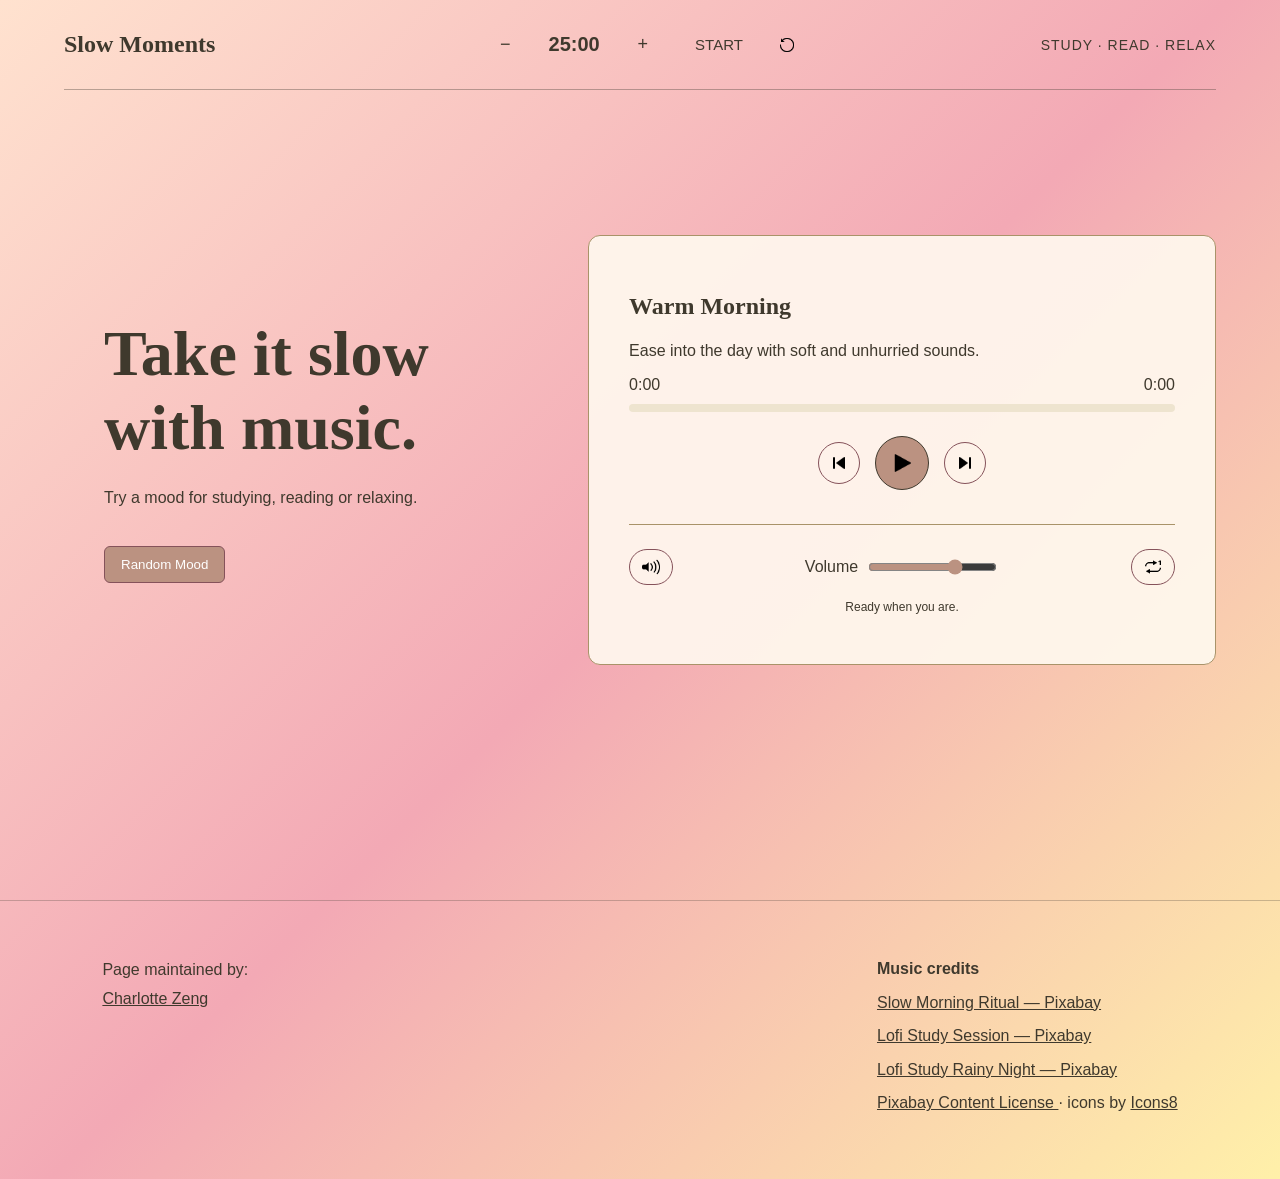
<file: index.html>
<!DOCTYPE html>
<!-- saved from url=(0045)https://rohitashokkhot.github.io/mediaplayer/ -->

<html lang="en">
  <head>
    <meta charset="UTF-8">

    <meta
      name="viewport"
      content="width=device-width, initial-scale=1.0"
    >

    <title>Slow Moments</title>

    <!-- The favicon appears in the browser tab. -->
    <link
      rel="icon"
      href="assets/icon/favicon.ico"
      type="image/x-icon"
    >

    <link rel="stylesheet" href="reset.css">
    <link rel="stylesheet" href="style.css">
    <script src="script.js" defer></script>
  </head>

  <body class="morning-theme">

<!-- I kept the recognizable structure of the supplied media player
  exercise, including the header, main media-player area and footer.
  I changed the original video into an audio player because my chosen
  context is music for relaxation and study.

  My main design goal is to create a calm and simple experience.
  “Slow Moments” uses short words, open spacing, soft colours and
  easy controls so users can understand the website quickly
  without being distracted from studying, reading or relaxing. -->

    <!-- Header Section -->
    <header class="site-header">
      <a class="logo" href="#home">
        Slow Moments
      </a>

      <!-- Navigation Section -->
      <nav>
       <ul>
         <li class="timer-controls">
             <button id="minus">−</button>
             <div id="timer">25:00</div>
             <button id="plus">+</button>
             <button id="timer-button">START</button>
             <button id="reset-timer" aria-label="Reset timer">
            <img src="assets/icon/replay.png" alt="Reset timer">
            </button>
        </li>
       </ul>
     </nav>
     <!-- Short tagline balances the header and shows the purpose of the website. -->
     <p class="header-tagline">STUDY · READ · RELAX</p>
    </header>

    <!-- Main Content Section -->
    <main id="home">
      <section class="hero">
        <div class="hero-copy">
          <h1>Take it slow with music.</h1>

          <p class="intro">
            Try a mood for studying, reading or relaxing.
          </p>

          <button
            class="random-button"
            id="random-button"
            type="button"
          >
            Random Mood
          </button>
        </div>

        <!-- Media Player Section -->
        <!--
          I used a semantic article element to keep the player
          content together. Real button elements make the controls
          clear and keyboard friendly, while IDs allow JavaScript
          to find each control.

          I used these MDN pages to check how the elements work:
          https://developer.mozilla.org/en-US/docs/Web/HTML/Reference/Elements/article
          https://developer.mozilla.org/en-US/docs/Web/HTML/Reference/Elements/button
        -->

        <article class="media-player">
          <div class="now-playing">
            <div>
              <h2 id="mood-name">Warm Morning</h2>
            </div>
          </div>

          <p class="mood-description" id="mood-description">
            Ease into the day with soft and unhurried sounds.
          </p>

           <!--
           I use one audio element for all three tracks. The first track is
           loaded here, then JavaScript changes the audio source when another
           track is selected. This means the same player controls can be used
           for every track.
           -->
          <audio id="audio-player" src="https://archive.org/download/slow-morning/slow%20morning.mp3" preload="metadata"></audio>

          <!-- Track time -->
          <div class="time-row">
            <span id="current-time">0:00</span>
            <span id="duration">0:00</span>
          </div>

          <!-- Progress bar -->
          <div
            class="progress-bar"
            id="progress-bar"
            role="slider"
            tabindex="0"
            aria-label="Track progress"
            aria-valuemin="0"
            aria-valuemax="100"
            aria-valuenow="0"
          >
            <span id="progress-fill"></span>
          </div>

          <!-- Main playback controls -->
          <!--
            I used Icons8 media icons because their familiar shapes
            make the controls easier to recognize. The alt text and
            aria-label attributes explain the purpose of each icon.
          -->

          <div class="main-controls">
            <button
              class="icon-button"
              id="previous-button"
              type="button"
              aria-label="Previous track"
            >
              <img src="assets/icon/previous.png" alt="Previous track">
            </button>

            <button
              class="play-button"
              id="play-button"
              type="button"
              aria-label="Play"
            >
            <img id="play-icon" src="assets/icon/play.png" alt="Play">
            </button>

            <button class="icon-button"
              id="next-button"
              type="button"
              aria-label="Next track"
            >
              <img src="assets/icon/next.png" alt="Next track">
            </button>
          </div>

          <!-- Volume and repeat controls -->
          <div class="extra-controls">
            <button class="text-button"
              id="mute-button"
              type="button"
              aria-label="Mute"
              aria-pressed="false"
            >
              <img id="mute-icon" src="assets/icon/volume.png" alt="Sound on">
            </button>

            <label for="volume-slider">Volume</label>

            <input id="volume-slider"
              type="range"
              min="0"
              max="1"
              step="0.05"
              value="0.7"
            >

            <button class="text-button"
              id="repeat-button"
              type="button"
              aria-label="Repeat off"
              aria-pressed="false"
            >
              <img src="assets/icon/repeat.png" alt="Repeat">
            </button>
          </div>

          <!--
            This small message gives users feedback after they press
            a control. JavaScript changes the text to show actions
            such as playing, pausing, muting or repeating.
          -->
          <p class="player-feedback"
            id="player-feedback"
            aria-live="polite"
          >
            Ready when you are.
          </p>

        </article>
      </section>
    </main>

    <!-- Footer Section -->
    <footer id="credits">
      <!-- The audio files are hosted online through Internet Archive.
           The links below credit the original Pixabay music sources
           and licence, and the media control icons are credited to Icons8.-->

      <div>
        <p class="maintained-by">
         Page maintained by:
          <a href="https://github.com/Charlottezeng061"
            target="_blank"
            rel="noopener noreferrer"
          >
            Charlotte Zeng
          </a>
        </p>
      </div>

      <div class="credit-list">
        <p>
          <strong>Music credits</strong>
        </p>

        <p>
          <a href="https://pixabay.com/music/ambient-slow-morning-ritual-537463/">
            Slow Morning Ritual — Pixabay
          </a>
        </p>

        <p>
          <a href="https://pixabay.com/music/lofi-lofi-study-session-568160/">
            Lofi Study Session — Pixabay
          </a>
        </p>

        <p>
          <a href="https://pixabay.com/music/lofi-lofi-study-rainy-night-568166/">
            Lofi Study Rainy Night — Pixabay
          </a>
        </p>

        <p>
          <a href="https://pixabay.com/service/license-summary/">
            Pixabay Content License
          </a>
          · icons by
          <a href="https://icons8.com/">Icons8</a>
        </p>
      </div>
    </footer>
  </body>
</html>
</file>
<file: style.css>
/* The overall visual style is designed to feel calm, warm and easy to use.
I use soft colours, open spacing, rounded controls and a simple layout
so users can understand the player quickly without too many distractions.
The interface supports studying, reading and relaxing, so I avoided
adding unnecessary information or complex interactions. */

/* Font styles
I used Arial for body text and controls because it is simple and easy to read.
Georgia is used for headings and the logo to create a warmer and softer feeling.
Using two fonts also creates a clear difference between headings and supporting text. */

body {
  font-family: Arial, Helvetica, sans-serif;
  font-weight: 400;
  font-style: normal;
}

h1 {
  font-family: Georgia, "Times New Roman", serif;
  font-weight: 600;
  font-style: normal;
}

h2,
h3,
.logo {
  font-family: Georgia, "Times New Roman", serif;
  font-weight: 600;
  font-style: normal;
}

.intro {
  font-family: Arial, Helvetica, sans-serif;
  font-weight: 400;
  font-style: normal;
}

button,
input {
  font-family: Arial, Helvetica, sans-serif;
  font-weight: 400;
  font-style: normal;
}

.now-playing h2 {
  margin-bottom: 6px;
}

/* basic page styles */
/* box-sizing keeps padding and borders inside the element's set width.
The body fills at least the full screen height and the background colour
is later changed by JavaScript for each music atmosphere. */

* {
  box-sizing: border-box;
}

body {
  margin: 0;
  min-height: 100vh;

  color: #3f392d;
  background: linear-gradient(
    135deg,
    #ffe2cf,
    #f3a9b5,
    #fff0a9
  );
}

/* Each body class belongs to one music atmosphere.
JavaScript changes the class when a new track is selected.
The classes also change the text colour so it stays readable,
especially for the darker Rainy Night theme. */

body.morning-theme {
  color: #3f392d;
}

body.study-theme {
  color: #393c31;
}

body.night-theme {
  color: #fff4dc;
}

/* header */
/* Flexbox places the logo on the left and navigation on the right. The header
  uses the same width as the main content so their edges stay aligned. */

.site-header {
  width: 90%;
  max-width: 1180px;
  margin: auto;
  padding: 24px 0;

  display: grid;
  grid-template-columns: 1fr auto 1fr;
  align-items: center;
  column-gap: 40px;

  border-bottom: 1px solid #50463c66;
}

/* Place the tagline on the right to balance the logo and timer. */
.header-tagline {
  justify-self: end;
  margin: 0;
  font-size: 14px;
  letter-spacing: 1px;
}

.logo {
  color: inherit;
  font-size: 24px;
  text-decoration: none;
}

nav ul {
  display: flex;
  justify-content: center;
  align-items: center;

  margin: 0;
  padding: 0;
  list-style: none;
}

.logo {
  justify-self: start;
}

.site-header nav {
  justify-self: center;
}


/* first section */
/* The hero fills most of the first screen. Grid gives more room to the player
  because listening is the main activity. It becomes one column on mobile. */

/* Keep the main content tall on desktop so the player fills most of the screen. */
.hero {
  width: 90%;
  max-width: 1300px;
  min-height: 80vh;
  margin: auto;
  padding: 60px 0;

  display: grid;
  grid-template-columns: 0.85fr 1.15fr;
  gap: 60px;
  align-items: center;
}

h1 {
  margin: 0 0 20px;
  font-size: 64px;
}

.intro {
  max-width: 450px;
  line-height: 1.6;
}
.hero-copy {
  margin-left: 40px;
}

/* buttons */

button {
  padding: 10px 16px;

  border: 1px solid #85525a;
  border-radius: 6px;
  cursor: pointer;
}

/* Timer */
/* Flexbox keeps the minus button, time, plus button and start button in one row.
The buttons use a transparent background so the timer stays simple and does not
compete with the music player controls. */

.timer-controls {
  display: flex;
  align-items: center;
  gap: 15px;
  font-size: 16px;
}

.timer-controls button {
  border: none;
  background: none;
  cursor: pointer;
  color: inherit;
}

#timer {
  min-width: 65px;
  text-align: center;
  font-size: 20px;
  font-weight: 600;
}

#timer-button {
  font-size: 15px;
}

#minus,
#plus {
  font-size: 18px;
}

#reset-timer {
  margin-left: 4px;
  padding: 0;
}

#reset-timer img {
  width: 18px;
  height: 18px;
}

/* Change the dark icons to light icons for the night theme. */
body.night-theme #reset-timer img,
body.night-theme .media-player button img {
  filter: invert(1);
}

/* The Random Mood button uses a soft muted colour to match the calm visual style
while still standing out as the main extra interaction. */
.random-button {
  margin-top: 20px;
  color: white;
  background-color: #bb9281;
}

/* player */
/* The light player background keeps the controls readable over each gradient.
  A simple border and rounded corners create a warm, relaxing atmosphere. */

.media-player {
  width: 100%;
  min-height: 390px;
  padding: 38px 40px;

  color: #3f392d;
  background-color: rgba(255, 250, 240, 0.9);

  border: 1px solid #a99369;
  border-radius: 12px;
}

body.night-theme .media-player {
  color: #fff4dc;
  background-color: rgba(74, 75, 96, 0.9);
}

.now-playing,
.time-row,
.extra-controls {
  display: flex;
  justify-content: space-between;
  align-items: center;
}

.progress-bar {
  width: 100%;
  height: 8px;
  margin: 10px 0 24px;

  background-color: #eee4cf;
  border-radius: 10px;
  cursor: pointer;
}

/* The progress bar shows the current position of the audio.
JavaScript changes the width of progress-fill while the music plays,
so users can see how much of the track has passed. */

#progress-fill {
  display: block;
  width: 0;
  height: 100%;
  background-color: #c97883;
  border-radius: 10px;
}

.extra-controls {
  margin-top: 34px;
  padding-top: 24px;
  border-top: 1px solid #a99369;

  display: grid;
  grid-template-columns: 1fr auto auto 1fr;
  align-items: center;
  gap: 10px;
}

#volume-slider {
  accent-color: #bb9281;
  margin-left: 0;
}

#mute-button {
  justify-self: start;
}

#repeat-button {
  justify-self: end;
}

.player-feedback {
  margin-top: 15px;
  font-size: 12px;
  text-align: center;
}

/* player buttons */
/* The main controls use Flexbox to keep the previous, play and next buttons
together in the centre of the player. The play button is larger because
it is the main control. */

.main-controls {
  display: flex;
  align-items: center;
  justify-content: center;
  gap: 15px;
}

.icon-button {
  width: 42px;
  height: 42px;
  padding: 0;
  background-color: transparent;
  border-radius: 50%;
}

.play-button {
  width: 54px;
  height: 54px;
  padding: 0;
  background-color: #bb9281;
  border-color: #3f392d;
  border-radius: 50%;
}

.icon-button,
.play-button,
.text-button {
  box-sizing: border-box;
  display: flex;
  justify-content: center;
  align-items: center;
}

.icon-button img {
  width: 20px;
  height: 20px;
}

.play-button img {
  width: 22px;
  height: 22px;
}


/* volume and repeat buttons */
/* The extra controls are placed below the main playback controls.
Grid keeps mute on the left, volume near the centre and repeat on the right. */

.text-button {
  width: auto;
  height: 36px;
  padding: 0 12px;
  background-color: transparent;
  border-radius: 20px;
  gap: 6px;
}

.text-button img {
    width: 18px;
  height: 18px;
}

/*hover*/

button:hover {
  opacity: 0.8;
}

/* Player button hover */
/* Hover feedback makes the interactive buttons easier to recognise.
The soft peach colour matches the rest of the interface. */

#previous-button:hover,
#next-button:hover,
#mute-button:hover,
#repeat-button:hover {
  background-color: #e7b8ae;
}

/* Use an attribute selector to show when mute or repeat is active.
Source: https://developer.mozilla.org/en-US/docs/Learn_web_development/Core/Styling_basics/Attribute_selectors */
#mute-button[aria-pressed="true"],
#repeat-button[aria-pressed="true"] {
  background-color: #e7b8ae;
}
 


/* footer */
/* The maintenance credit stays on the left and sources stay on the right. The
  transparent colour lets the current mood remain visible behind the footer.
  Rainy Night uses lighter text because its background is darker. */

footer {
  width: 100%;
  margin-top: 90px;
  padding: 55px 8%;
  display: flex;
  justify-content: space-between;
  align-items: flex-start;
  gap: 40px;

  color: #3f392d;
  background-color: transparent;
  border-top: 1px solid #50463c4d;
}

.maintained-by {
  margin: 0;
  line-height: 1.8;
}

.maintained-by a {
  display: block;
  color: inherit;
}

.credit-list {
  max-width: 470px;
}

.credit-list p {
  margin-top: 0;
  margin-bottom: 8px;
  line-height: 1.6;
}

.credit-list a {
  color: inherit;
}

body.night-theme footer {
  color: #fff4dc;
  background-color: rgba(23, 42, 75, 0.3);
}


/* mobile layout */
/* Make the player more compact on mobile screens.
I reduced the spacing between the track information, progress bar,
main controls and extra controls so the player takes up less vertical
space while keeping the buttons large enough to use easily.
Source:https://developer.mozilla.org/en-US/docs/Learn_web_development/Core/CSS_layout/Media_queries */

@media (max-width: 700px) {

/* Header */
.site-header {
  width: 90%;
  padding: 20px 0;
  align-items: center;
}

/* Hide the tagline on mobile to keep the header simple and avoid crowding. */
.header-tagline {
  display: none;
}

.logo {
  font-size: 20px;
}

/* Make the timer controls fit on smaller screens. */
.timer-controls {
  gap: 4px;
}
.timer-controls button {
  padding: 4px;
  font-size: 14px;
}
#timer {
  min-width: 45px;
}
#reset-timer img {
  width: 16px;
  height: 16px;
}

/* Hero */
.hero {
  width: 90%;
  min-height: auto;
  padding: 30px 0;
  grid-template-columns: 1fr;
  gap: 25px;
}
.hero-copy {
 margin-left: 0;
}
h1 {
  font-size: 42px;
  margin-bottom: 18px;
}
.intro {
  margin-bottom: 18px;
}
.random-button {
  margin-top: 8px;
}

/* Player */
.media-player {
  min-height: 0;
  padding: 15px 25px;
}
.media-player h2 {
  margin-bottom: 5px;
}
.track-description {
  margin-bottom: 8px;
}
.progress-bar {
  margin: 8px 0 12px;
}
.main-controls {
  margin: 10px 0;
}
.extra-controls {
  margin-top: 12px;

.player-feedback {
  margin-top: 8px;
}
}
/* Footer */
footer {
  margin-top: 60px;
  padding: 45px 8%;
  flex-direction: column;
}
}
</file>
